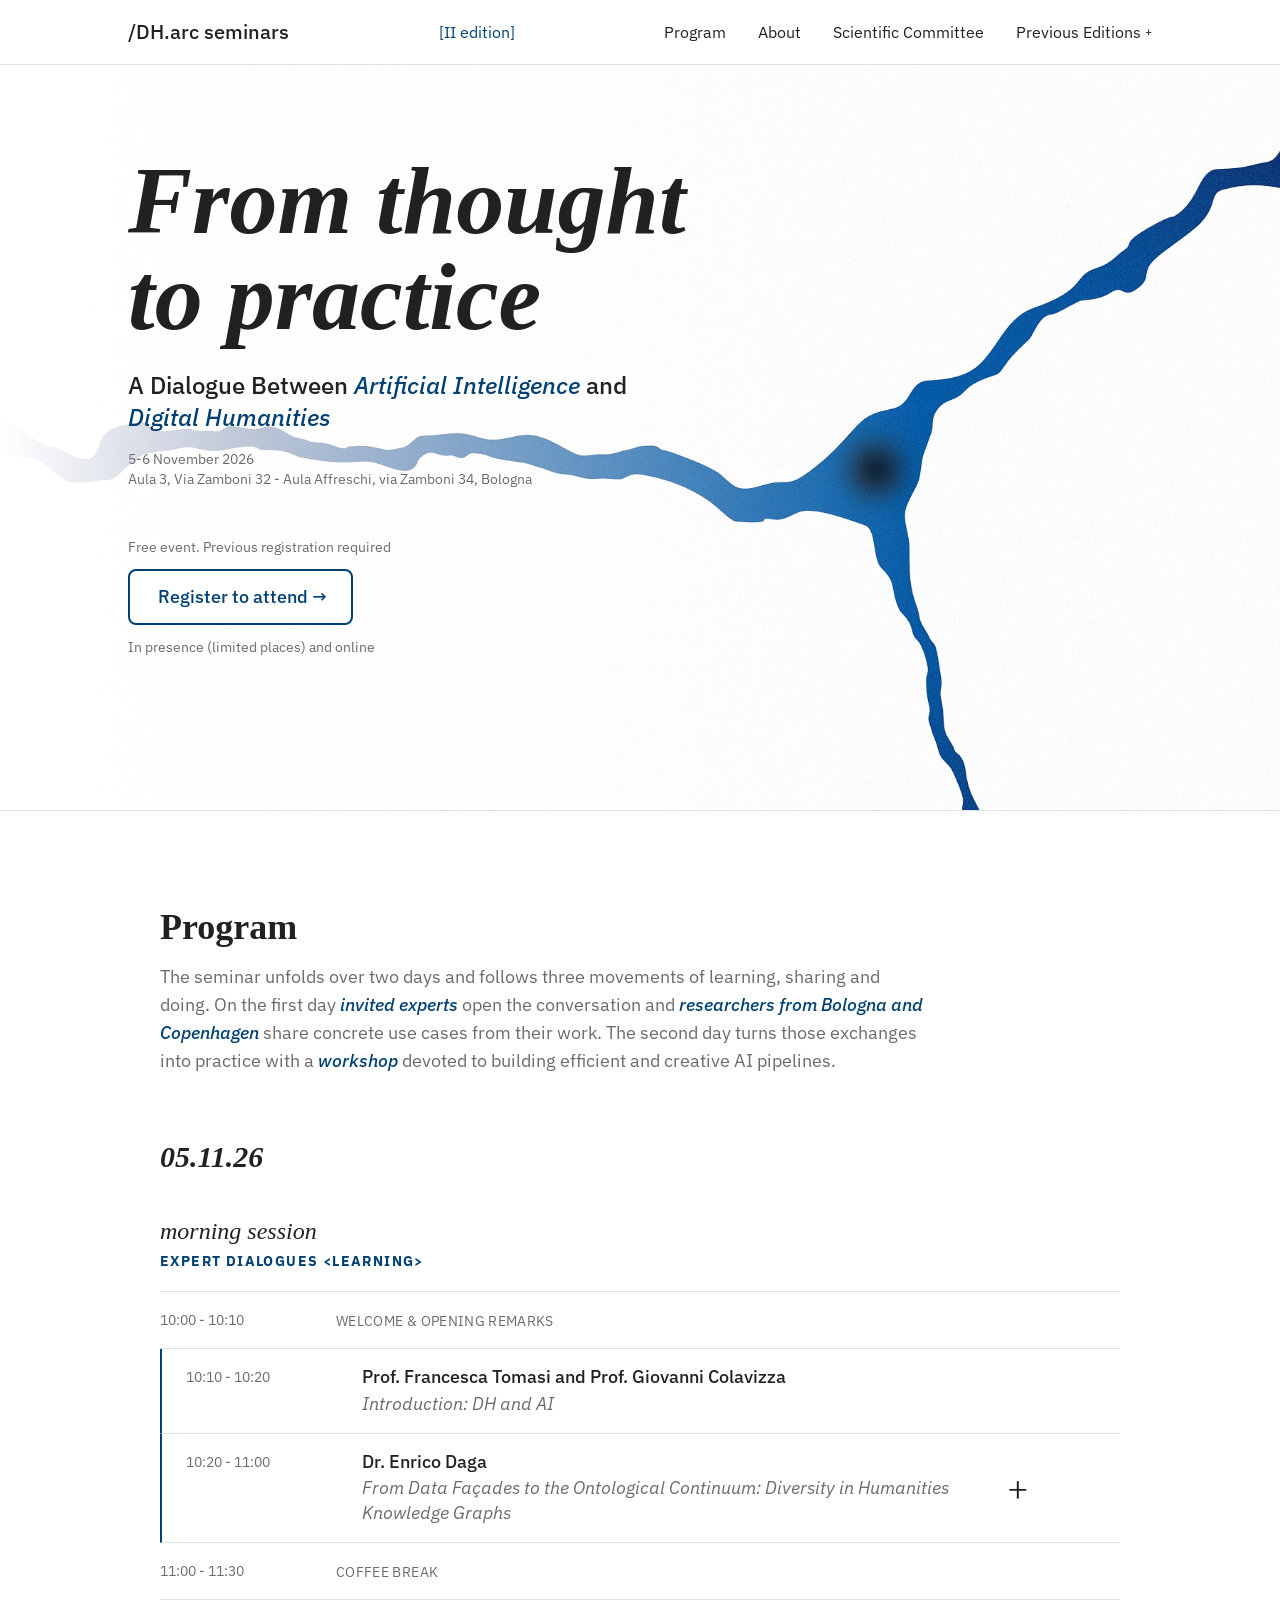
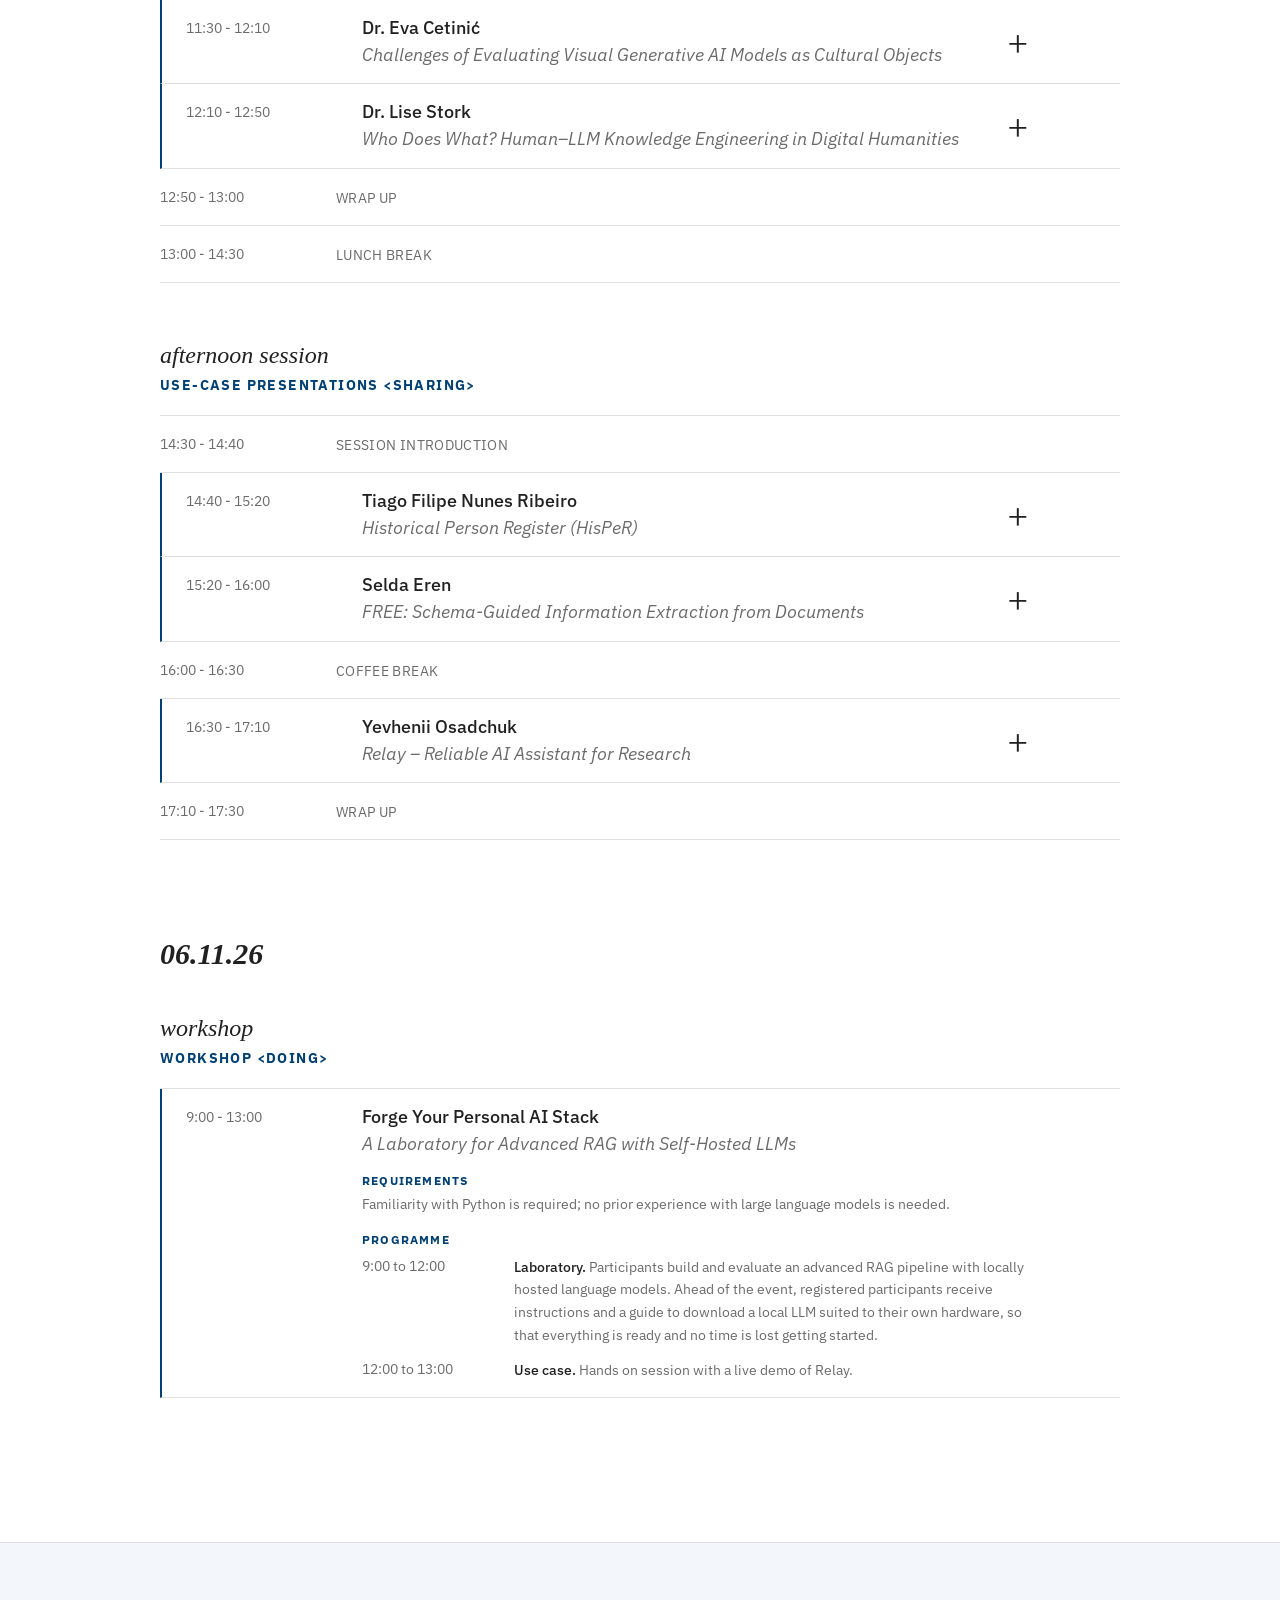
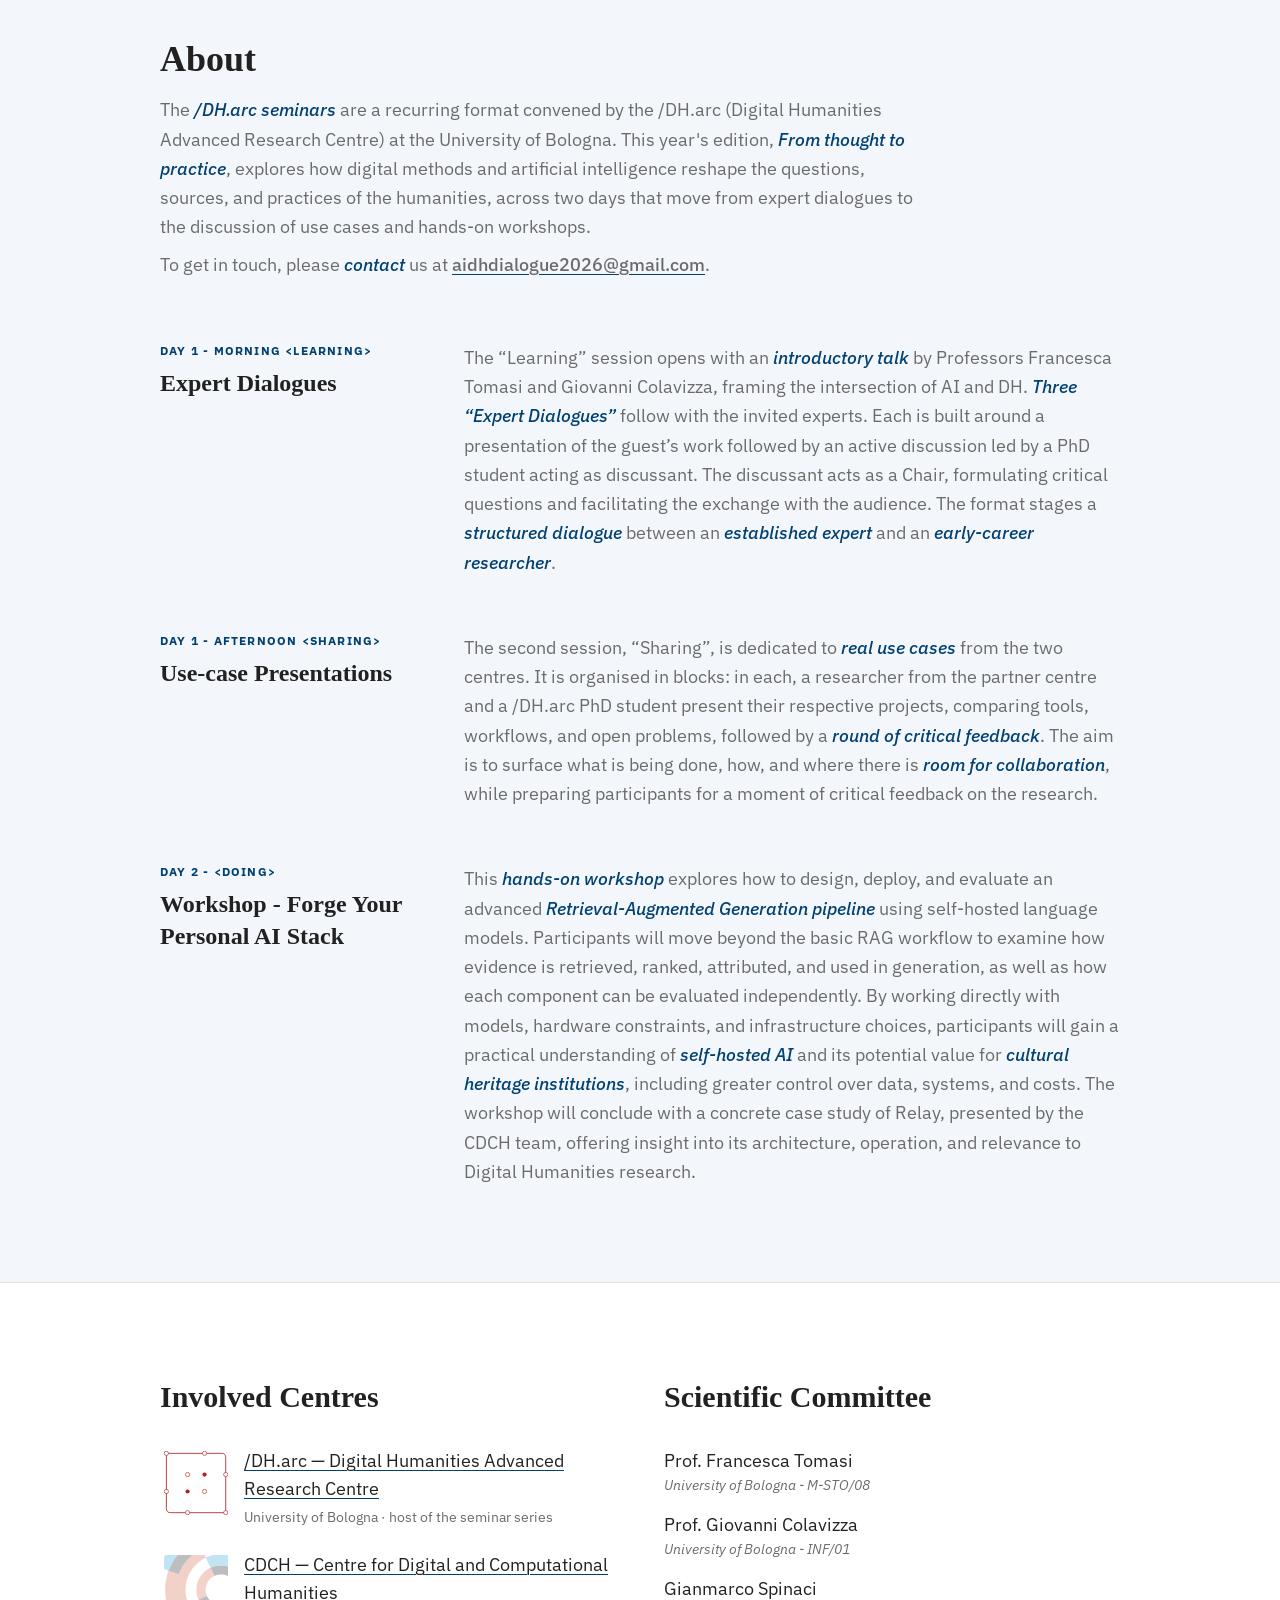
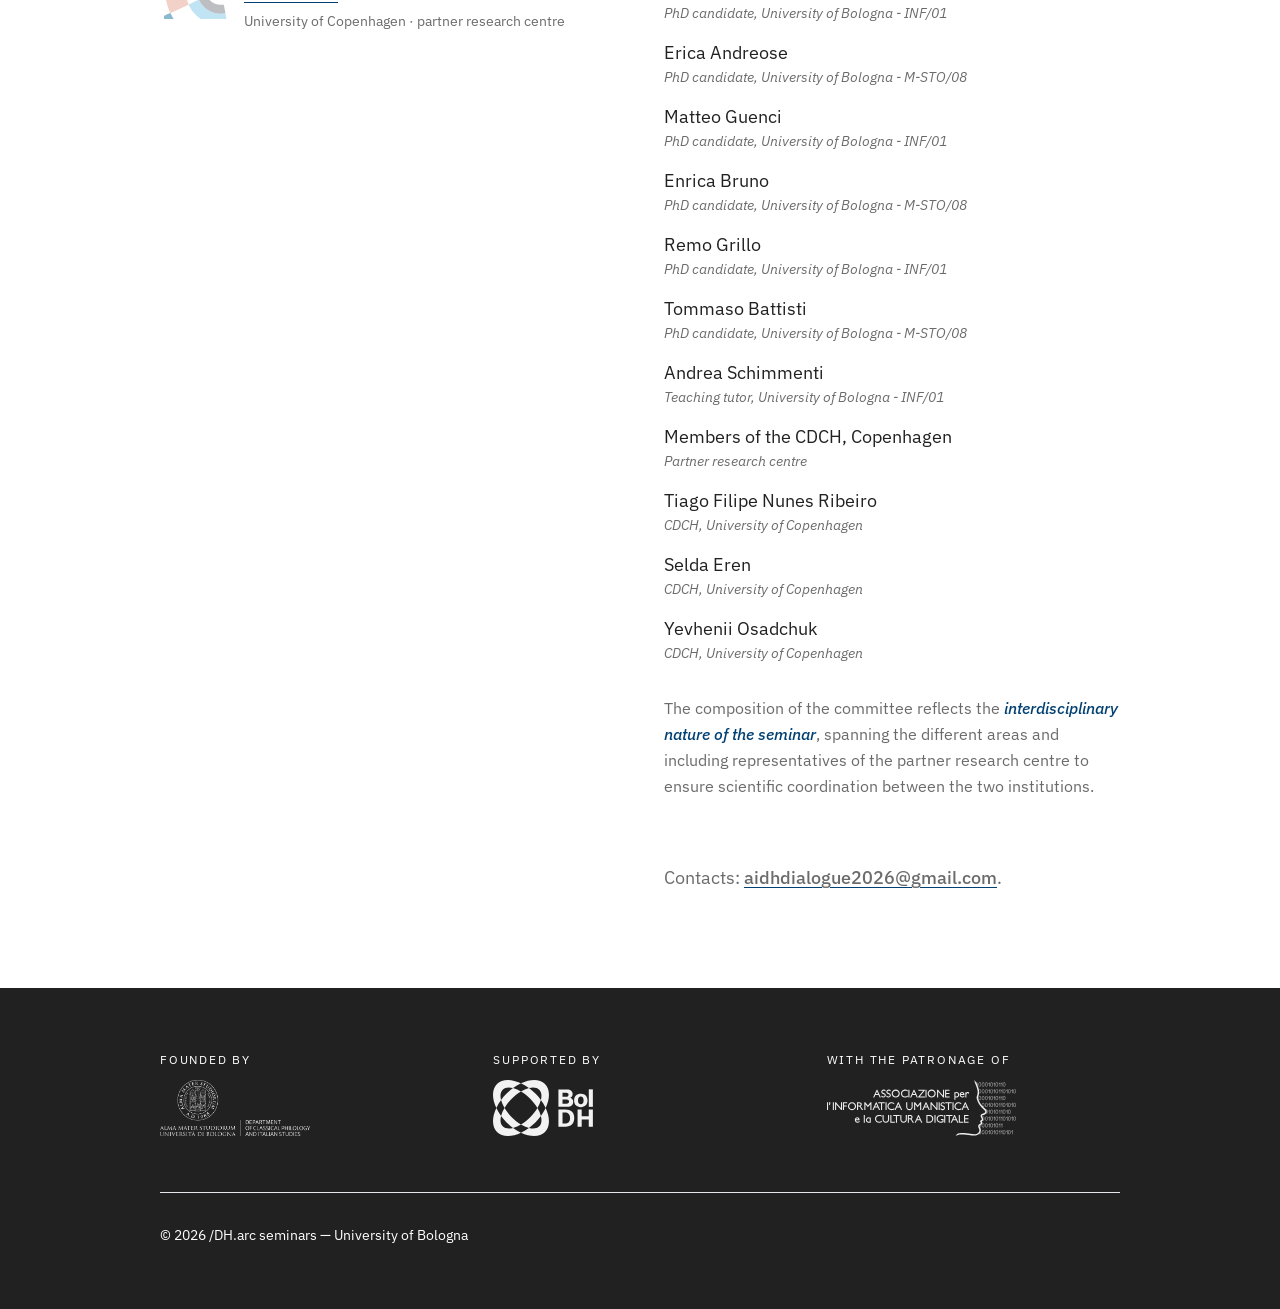
<file: from-thought-to-practice/index.html>
<!doctype html>
<html lang="en">
  <head>
    <meta charset="UTF-8" />
    <meta name="viewport" content="width=device-width, initial-scale=1.0" />
    <title>/DH.arc seminars — From thought to practice</title>
    <meta
      name="description"
      content="/DH.arc seminars — From thought to practice: a dialogue between Artificial Intelligence and Digital Humanities. 5–6 November 2026, University of Bologna."
    />
    <meta name="theme-color" content="#1B3F9A" />

    <!-- Google / Search Engine Tags -->
    <meta name="google-site-verification" content="Z-lfhyZEplf9Mi5mpVdjwY2FEz1J5gHqKin6lR71Kdk" />

    <!-- Canonical + absolute URLs are injected at deploy time (per edition). -->
    <link rel="canonical" href="https://dharc-org.github.io/dharc-seminars/from-thought-to-practice/" />

    <!-- Open Graph / Facebook / LinkedIn -->
    <meta property="og:type" content="website" />
    <meta property="og:site_name" content="/DH.arc seminars" />
    <meta property="og:title" content="/DH.arc seminars — From thought to practice" />
    <meta
      property="og:description"
      content="A dialogue between Artificial Intelligence and Digital Humanities. 5–6 November 2026, University of Bologna."
    />
    <meta property="og:url" content="https://dharc-org.github.io/dharc-seminars/from-thought-to-practice/" />
    <meta property="og:image" content="https://dharc-org.github.io/dharc-seminars/from-thought-to-practice/og-image.jpg" />
    <meta property="og:image:type" content="image/jpeg" />
    <meta property="og:image:width" content="1200" />
    <meta property="og:image:height" content="630" />
    <meta property="og:image:alt" content="/DH.arc seminars — From thought to practice" />
    <meta property="og:locale" content="en_GB" />

    <!-- Twitter / X -->
    <meta name="twitter:card" content="summary_large_image" />
    <meta name="twitter:title" content="/DH.arc seminars — From thought to practice" />
    <meta
      name="twitter:description"
      content="A dialogue between Artificial Intelligence and Digital Humanities. 5–6 November 2026, University of Bologna."
    />
    <meta name="twitter:image" content="https://dharc-org.github.io/dharc-seminars/from-thought-to-practice/og-image.jpg" />
    <meta name="twitter:image:alt" content="/DH.arc seminars — From thought to practice" />

    <!-- Event structured data (schema.org) -->
    <script type="application/ld+json">
      {
        "@context": "https://schema.org",
        "@type": "Event",
        "name": "/DH.arc seminars — From thought to practice",
        "description": "An international seminar and workshop exploring how humanistic research changes in the era of Artificial Intelligence, bringing Digital Humanities and AI into dialogue.",
        "startDate": "2026-11-05T10:00:00+01:00",
        "endDate": "2026-11-06T13:00:00+01:00",
        "eventAttendanceMode": "https://schema.org/OfflineEventAttendanceMode",
        "eventStatus": "https://schema.org/EventScheduled",
        "url": "https://dharc-org.github.io/dharc-seminars/from-thought-to-practice/",
        "image": ["https://dharc-org.github.io/dharc-seminars/from-thought-to-practice/og-image.jpg"],
        "location": {
          "@type": "Place",
          "name": "Aula Affreschi, University of Bologna",
          "address": {
            "@type": "PostalAddress",
            "streetAddress": "Via Zamboni 34",
            "addressLocality": "Bologna",
            "postalCode": "40126",
            "addressCountry": "IT"
          }
        },
        "organizer": {
          "@type": "Organization",
          "name": "/DH.arc — Digital Humanities Advanced Research Centre, University of Bologna",
          "url": "https://centri.unibo.it/dharc/en"
        },
        "performer": [
          { "@type": "Person", "name": "Francesca Tomasi" },
          { "@type": "Person", "name": "Giovanni Colavizza" },
          { "@type": "Person", "name": "Enrico Daga" },
          { "@type": "Person", "name": "Eva Cetinić" },
          { "@type": "Person", "name": "Lise Stork" },
          { "@type": "Person", "name": "Tiago Filipe Nunes Ribeiro" },
          { "@type": "Person", "name": "Selda Eren" },
          { "@type": "Person", "name": "Yevhenii Osadchuk" }
        ]
      }
    </script>

    <link rel="preconnect" href="https://fonts.googleapis.com" />
    <link rel="preconnect" href="https://fonts.gstatic.com" crossorigin />
    <link rel="preconnect" href="https://api.fontshare.com" />
    <link rel="preconnect" href="https://cdn.fontshare.com" crossorigin />
    <link
      href="https://fonts.googleapis.com/css2?family=IBM+Plex+Sans:ital,wght@0,300;0,400;0,500;0,600;0,700;1,400;1,500&display=swap"
      rel="stylesheet"
    />
    <link
      href="https://api.fontshare.com/v2/css?f[]=boska@1,2&display=swap"
      rel="stylesheet"
    />

    <link rel="icon" href="./favicon.svg" type="image/svg+xml" />
    <link rel="apple-touch-icon" href="./apple-touch-icon.png" />
    <script type="module" crossorigin src="./assets/index-C7jHZcaU.js"></script>
    <link rel="stylesheet" crossorigin href="./assets/index-taZqAbUa.css">
  </head>
  <body>
    <div id="root"></div>
  </body>
</html>
</file>
<file: from-thought-to-practice/assets/index-taZqAbUa.css>
:root{--color-bg: #ffffff;--color-text: #212121;--color-text-muted: #6b6b6b;--color-accent: #004073;--color-border: #e0e0e0;--color-surface: #f3f7fb;--font-heading: "Boska", Georgia, serif;--font-body: "IBM Plex Sans", system-ui, sans-serif}*,:before,:after{--tw-border-spacing-x: 0;--tw-border-spacing-y: 0;--tw-translate-x: 0;--tw-translate-y: 0;--tw-rotate: 0;--tw-skew-x: 0;--tw-skew-y: 0;--tw-scale-x: 1;--tw-scale-y: 1;--tw-pan-x: ;--tw-pan-y: ;--tw-pinch-zoom: ;--tw-scroll-snap-strictness: proximity;--tw-gradient-from-position: ;--tw-gradient-via-position: ;--tw-gradient-to-position: ;--tw-ordinal: ;--tw-slashed-zero: ;--tw-numeric-figure: ;--tw-numeric-spacing: ;--tw-numeric-fraction: ;--tw-ring-inset: ;--tw-ring-offset-width: 0px;--tw-ring-offset-color: #fff;--tw-ring-color: rgb(59 130 246 / .5);--tw-ring-offset-shadow: 0 0 #0000;--tw-ring-shadow: 0 0 #0000;--tw-shadow: 0 0 #0000;--tw-shadow-colored: 0 0 #0000;--tw-blur: ;--tw-brightness: ;--tw-contrast: ;--tw-grayscale: ;--tw-hue-rotate: ;--tw-invert: ;--tw-saturate: ;--tw-sepia: ;--tw-drop-shadow: ;--tw-backdrop-blur: ;--tw-backdrop-brightness: ;--tw-backdrop-contrast: ;--tw-backdrop-grayscale: ;--tw-backdrop-hue-rotate: ;--tw-backdrop-invert: ;--tw-backdrop-opacity: ;--tw-backdrop-saturate: ;--tw-backdrop-sepia: ;--tw-contain-size: ;--tw-contain-layout: ;--tw-contain-paint: ;--tw-contain-style: }::backdrop{--tw-border-spacing-x: 0;--tw-border-spacing-y: 0;--tw-translate-x: 0;--tw-translate-y: 0;--tw-rotate: 0;--tw-skew-x: 0;--tw-skew-y: 0;--tw-scale-x: 1;--tw-scale-y: 1;--tw-pan-x: ;--tw-pan-y: ;--tw-pinch-zoom: ;--tw-scroll-snap-strictness: proximity;--tw-gradient-from-position: ;--tw-gradient-via-position: ;--tw-gradient-to-position: ;--tw-ordinal: ;--tw-slashed-zero: ;--tw-numeric-figure: ;--tw-numeric-spacing: ;--tw-numeric-fraction: ;--tw-ring-inset: ;--tw-ring-offset-width: 0px;--tw-ring-offset-color: #fff;--tw-ring-color: rgb(59 130 246 / .5);--tw-ring-offset-shadow: 0 0 #0000;--tw-ring-shadow: 0 0 #0000;--tw-shadow: 0 0 #0000;--tw-shadow-colored: 0 0 #0000;--tw-blur: ;--tw-brightness: ;--tw-contrast: ;--tw-grayscale: ;--tw-hue-rotate: ;--tw-invert: ;--tw-saturate: ;--tw-sepia: ;--tw-drop-shadow: ;--tw-backdrop-blur: ;--tw-backdrop-brightness: ;--tw-backdrop-contrast: ;--tw-backdrop-grayscale: ;--tw-backdrop-hue-rotate: ;--tw-backdrop-invert: ;--tw-backdrop-opacity: ;--tw-backdrop-saturate: ;--tw-backdrop-sepia: ;--tw-contain-size: ;--tw-contain-layout: ;--tw-contain-paint: ;--tw-contain-style: }*,:before,:after{box-sizing:border-box;border-width:0;border-style:solid;border-color:#e5e7eb}:before,:after{--tw-content: ""}html,:host{line-height:1.5;-webkit-text-size-adjust:100%;-moz-tab-size:4;-o-tab-size:4;tab-size:4;font-family:ui-sans-serif,system-ui,sans-serif,"Apple Color Emoji","Segoe UI Emoji",Segoe UI Symbol,"Noto Color Emoji";font-feature-settings:normal;font-variation-settings:normal;-webkit-tap-highlight-color:transparent}body{margin:0;line-height:inherit}hr{height:0;color:inherit;border-top-width:1px}abbr:where([title]){-webkit-text-decoration:underline dotted;text-decoration:underline dotted}h1,h2,h3,h4,h5,h6{font-size:inherit;font-weight:inherit}a{color:inherit;text-decoration:inherit}b,strong{font-weight:bolder}code,kbd,samp,pre{font-family:ui-monospace,SFMono-Regular,Menlo,Monaco,Consolas,Liberation Mono,Courier New,monospace;font-feature-settings:normal;font-variation-settings:normal;font-size:1em}small{font-size:80%}sub,sup{font-size:75%;line-height:0;position:relative;vertical-align:baseline}sub{bottom:-.25em}sup{top:-.5em}table{text-indent:0;border-color:inherit;border-collapse:collapse}button,input,optgroup,select,textarea{font-family:inherit;font-feature-settings:inherit;font-variation-settings:inherit;font-size:100%;font-weight:inherit;line-height:inherit;letter-spacing:inherit;color:inherit;margin:0;padding:0}button,select{text-transform:none}button,input:where([type=button]),input:where([type=reset]),input:where([type=submit]){-webkit-appearance:button;background-color:transparent;background-image:none}:-moz-focusring{outline:auto}:-moz-ui-invalid{box-shadow:none}progress{vertical-align:baseline}::-webkit-inner-spin-button,::-webkit-outer-spin-button{height:auto}[type=search]{-webkit-appearance:textfield;outline-offset:-2px}::-webkit-search-decoration{-webkit-appearance:none}::-webkit-file-upload-button{-webkit-appearance:button;font:inherit}summary{display:list-item}blockquote,dl,dd,h1,h2,h3,h4,h5,h6,hr,figure,p,pre{margin:0}fieldset{margin:0;padding:0}legend{padding:0}ol,ul,menu{list-style:none;margin:0;padding:0}dialog{padding:0}textarea{resize:vertical}input::-moz-placeholder,textarea::-moz-placeholder{opacity:1;color:#9ca3af}input::placeholder,textarea::placeholder{opacity:1;color:#9ca3af}button,[role=button]{cursor:pointer}:disabled{cursor:default}img,svg,video,canvas,audio,iframe,embed,object{display:block;vertical-align:middle}img,video{max-width:100%;height:auto}[hidden]:where(:not([hidden=until-found])){display:none}html{scroll-behavior:smooth;scroll-padding-top:4rem}body{background-color:var(--color-bg);color:var(--color-text);font-family:var(--font-body);-webkit-font-smoothing:antialiased}#program a,#about a,#committee a{text-decoration-line:underline;text-decoration-color:var(--color-accent);text-underline-offset:3px;text-decoration-thickness:1px;transition:color .15s ease}#program a:hover,#about a:hover,#committee a:hover{text-decoration-line:none;color:var(--color-accent)}.fixed{position:fixed}.absolute{position:absolute}.relative{position:relative}.inset-0{top:0;right:0;bottom:0;left:0}.inset-x-0{left:0;right:0}.right-0{right:0}.top-0{top:0}.z-50{z-index:50}.m-1{margin:.25rem}.mx-auto{margin-left:auto;margin-right:auto}.mb-0\.5{margin-bottom:.125rem}.mb-1{margin-bottom:.25rem}.mb-10{margin-bottom:2.5rem}.mb-16{margin-bottom:4rem}.mb-2{margin-bottom:.5rem}.mb-4{margin-bottom:1rem}.mb-5{margin-bottom:1.25rem}.mb-6{margin-bottom:1.5rem}.mb-8{margin-bottom:2rem}.mt-0\.5{margin-top:.125rem}.mt-1{margin-top:.25rem}.mt-12{margin-top:3rem}.mt-14{margin-top:3.5rem}.mt-16{margin-top:4rem}.mt-2{margin-top:.5rem}.mt-3{margin-top:.75rem}.mt-4{margin-top:1rem}.mt-8{margin-top:2rem}.block{display:block}.inline-block{display:inline-block}.flex{display:flex}.grid{display:grid}.hidden{display:none}.h-12{height:3rem}.h-16{height:4rem}.h-8{height:2rem}.h-full{height:100%}.h-px{height:1px}.min-h-\[100lvh\]{min-height:100lvh}.min-h-\[100svh\]{min-height:100svh}.w-16{width:4rem}.w-6{width:1.5rem}.w-72{width:18rem}.w-8{width:2rem}.w-\[100\%\]{width:100%}.w-auto{width:auto}.w-full{width:100%}.max-w-2xl{max-width:42rem}.max-w-3xl{max-width:48rem}.max-w-5xl{max-width:64rem}.max-w-md{max-width:28rem}.max-w-xl{max-width:36rem}.shrink-0{flex-shrink:0}.-translate-y-\[7px\]{--tw-translate-y: -7px;transform:translate(var(--tw-translate-x),var(--tw-translate-y)) rotate(var(--tw-rotate)) skew(var(--tw-skew-x)) skewY(var(--tw-skew-y)) scaleX(var(--tw-scale-x)) scaleY(var(--tw-scale-y))}.translate-y-\[7px\]{--tw-translate-y: 7px;transform:translate(var(--tw-translate-x),var(--tw-translate-y)) rotate(var(--tw-rotate)) skew(var(--tw-skew-x)) skewY(var(--tw-skew-y)) scaleX(var(--tw-scale-x)) scaleY(var(--tw-scale-y))}.-rotate-45{--tw-rotate: -45deg;transform:translate(var(--tw-translate-x),var(--tw-translate-y)) rotate(var(--tw-rotate)) skew(var(--tw-skew-x)) skewY(var(--tw-skew-y)) scaleX(var(--tw-scale-x)) scaleY(var(--tw-scale-y))}.rotate-45{--tw-rotate: 45deg;transform:translate(var(--tw-translate-x),var(--tw-translate-y)) rotate(var(--tw-rotate)) skew(var(--tw-skew-x)) skewY(var(--tw-skew-y)) scaleX(var(--tw-scale-x)) scaleY(var(--tw-scale-y))}.grid-cols-1{grid-template-columns:repeat(1,minmax(0,1fr))}.flex-col{flex-direction:column}.items-start{align-items:flex-start}.items-center{align-items:center}.justify-center{justify-content:center}.justify-between{justify-content:space-between}.gap-1{gap:.25rem}.gap-1\.5{gap:.375rem}.gap-2{gap:.5rem}.gap-3{gap:.75rem}.gap-4{gap:1rem}.gap-8{gap:2rem}.gap-x-10{-moz-column-gap:2.5rem;column-gap:2.5rem}.gap-x-12{-moz-column-gap:3rem;column-gap:3rem}.gap-y-10{row-gap:2.5rem}.gap-y-14{row-gap:3.5rem}.gap-y-3{row-gap:.75rem}.space-y-14>:not([hidden])~:not([hidden]){--tw-space-y-reverse: 0;margin-top:calc(3.5rem * calc(1 - var(--tw-space-y-reverse)));margin-bottom:calc(3.5rem * var(--tw-space-y-reverse))}.space-y-3>:not([hidden])~:not([hidden]){--tw-space-y-reverse: 0;margin-top:calc(.75rem * calc(1 - var(--tw-space-y-reverse)));margin-bottom:calc(.75rem * var(--tw-space-y-reverse))}.space-y-4>:not([hidden])~:not([hidden]){--tw-space-y-reverse: 0;margin-top:calc(1rem * calc(1 - var(--tw-space-y-reverse)));margin-bottom:calc(1rem * var(--tw-space-y-reverse))}.space-y-6>:not([hidden])~:not([hidden]){--tw-space-y-reverse: 0;margin-top:calc(1.5rem * calc(1 - var(--tw-space-y-reverse)));margin-bottom:calc(1.5rem * var(--tw-space-y-reverse))}.overflow-hidden{overflow:hidden}.rounded-lg{border-radius:.5rem}.rounded-none{border-radius:0}.border{border-width:1px}.border-\[2px\]{border-width:2px}.border-b{border-bottom-width:1px}.border-l-2{border-left-width:2px}.border-t{border-top-width:1px}.border-accent{border-color:var(--color-accent)}.border-border{border-color:var(--color-border)}.border-l-accent{border-left-color:var(--color-accent)}.bg-\[var\(--color-bg\)\]{background-color:var(--color-bg)}.bg-\[var\(--color-surface\)\]{background-color:var(--color-surface)}.bg-\[var\(--color-text\)\],.bg-text-base{background-color:var(--color-text)}.bg-white{--tw-bg-opacity: 1;background-color:rgb(255 255 255 / var(--tw-bg-opacity, 1))}.bg-gradient-to-r{background-image:linear-gradient(to right,var(--tw-gradient-stops))}.from-\[var\(--color-bg\)\]{--tw-gradient-from: var(--color-bg) var(--tw-gradient-from-position);--tw-gradient-to: rgb(255 255 255 / 0) var(--tw-gradient-to-position);--tw-gradient-stops: var(--tw-gradient-from), var(--tw-gradient-to)}.from-\[0\%\]{--tw-gradient-from-position: 0%}.to-transparent{--tw-gradient-to: transparent var(--tw-gradient-to-position)}.to-\[72\%\]{--tw-gradient-to-position: 72%}.object-contain{-o-object-fit:contain;object-fit:contain}.object-cover{-o-object-fit:cover;object-fit:cover}.object-right{-o-object-position:right;object-position:right}.px-4{padding-left:1rem;padding-right:1rem}.px-8{padding-left:2rem;padding-right:2rem}.px-\[10\%\]{padding-left:10%;padding-right:10%}.py-1{padding-top:.25rem;padding-bottom:.25rem}.py-12{padding-top:3rem;padding-bottom:3rem}.py-16{padding-top:4rem;padding-bottom:4rem}.py-2{padding-top:.5rem;padding-bottom:.5rem}.py-20{padding-top:5rem;padding-bottom:5rem}.py-24{padding-top:6rem;padding-bottom:6rem}.py-3{padding-top:.75rem;padding-bottom:.75rem}.py-4{padding-top:1rem;padding-bottom:1rem}.pl-4{padding-left:1rem}.pl-7{padding-left:1.75rem}.pr-6{padding-right:1.5rem}.pt-3{padding-top:.75rem}.pt-8{padding-top:2rem}.text-left{text-align:left}.font-body{font-family:var(--font-body)}.font-heading{font-family:var(--font-heading)}.text-2xl{font-size:1.5rem;line-height:2rem}.text-3xl{font-size:1.875rem;line-height:2.25rem}.text-4xl{font-size:2.25rem;line-height:2.5rem}.text-6xl{font-size:3.75rem;line-height:1}.text-base{font-size:1rem;line-height:1.5rem}.text-lg{font-size:1.125rem;line-height:1.75rem}.text-sm{font-size:.875rem;line-height:1.25rem}.text-xl{font-size:1.25rem;line-height:1.75rem}.text-xs{font-size:.75rem;line-height:1rem}.font-bold{font-weight:700}.font-light{font-weight:300}.font-medium{font-weight:500}.font-semibold{font-weight:600}.uppercase{text-transform:uppercase}.italic{font-style:italic}.tabular-nums{--tw-numeric-spacing: tabular-nums;font-variant-numeric:var(--tw-ordinal) var(--tw-slashed-zero) var(--tw-numeric-figure) var(--tw-numeric-spacing) var(--tw-numeric-fraction)}.leading-\[1\.04\]{line-height:1.04}.leading-none{line-height:1}.leading-relaxed{line-height:1.625}.leading-snug{line-height:1.375}.tracking-\[0\.15em\]{letter-spacing:.15em}.tracking-wide{letter-spacing:.025em}.tracking-widest{letter-spacing:.1em}.text-\[var\(--color-bg\)\]{color:var(--color-bg)}.text-accent{color:var(--color-accent)}.text-text-base{color:var(--color-text)}.text-text-muted{color:var(--color-text-muted)}.opacity-0{opacity:0}.transition-colors{transition-property:color,background-color,border-color,text-decoration-color,fill,stroke;transition-timing-function:cubic-bezier(.4,0,.2,1);transition-duration:.15s}.transition-opacity{transition-property:opacity;transition-timing-function:cubic-bezier(.4,0,.2,1);transition-duration:.15s}.transition-transform{transition-property:transform;transition-timing-function:cubic-bezier(.4,0,.2,1);transition-duration:.15s}@media (prefers-reduced-motion: reduce){html{scroll-behavior:auto}*,*:before,*:after{transition-duration:.01ms!important;animation-duration:.01ms!important;animation-iteration-count:1!important}}.first\:pt-0:first-child{padding-top:0}.hover\:bg-accent:hover{background-color:var(--color-accent)}.hover\:text-\[var\(--color-bg\)\]:hover{color:var(--color-bg)}.hover\:text-accent:hover{color:var(--color-accent)}.hover\:opacity-70:hover{opacity:.7}.group:hover .group-hover\:text-accent{color:var(--color-accent)}@media (min-width: 640px){.sm\:mb-0{margin-bottom:0}.sm\:grid{display:grid}.sm\:grid-cols-3{grid-template-columns:repeat(3,minmax(0,1fr))}.sm\:grid-cols-\[8rem_1fr\]{grid-template-columns:8rem 1fr}.sm\:grid-cols-\[9rem_1fr\]{grid-template-columns:9rem 1fr}.sm\:gap-x-6{-moz-column-gap:1.5rem;column-gap:1.5rem}.sm\:gap-x-8{-moz-column-gap:2rem;column-gap:2rem}.sm\:pl-6{padding-left:1.5rem}.sm\:pt-0\.5{padding-top:.125rem}}@media (min-width: 768px){.md\:block{display:block}.md\:hidden{display:none}.md\:h-14{height:3.5rem}.md\:max-w-lg{max-width:32rem}.md\:grid-cols-2{grid-template-columns:repeat(2,minmax(0,1fr))}.md\:grid-cols-\[16rem_1fr\]{grid-template-columns:16rem 1fr}.md\:py-16{padding-top:4rem;padding-bottom:4rem}.md\:py-24{padding-top:6rem;padding-bottom:6rem}.md\:text-2xl{font-size:1.5rem;line-height:2rem}.md\:text-3xl{font-size:1.875rem;line-height:2.25rem}.md\:text-4xl{font-size:2.25rem;line-height:2.5rem}.md\:text-8xl{font-size:6rem;line-height:1}}@media (min-width: 1024px){.lg\:flex{display:flex}.lg\:hidden{display:none}.lg\:min-h-\[90svh\]{min-height:90svh}}
</file>
